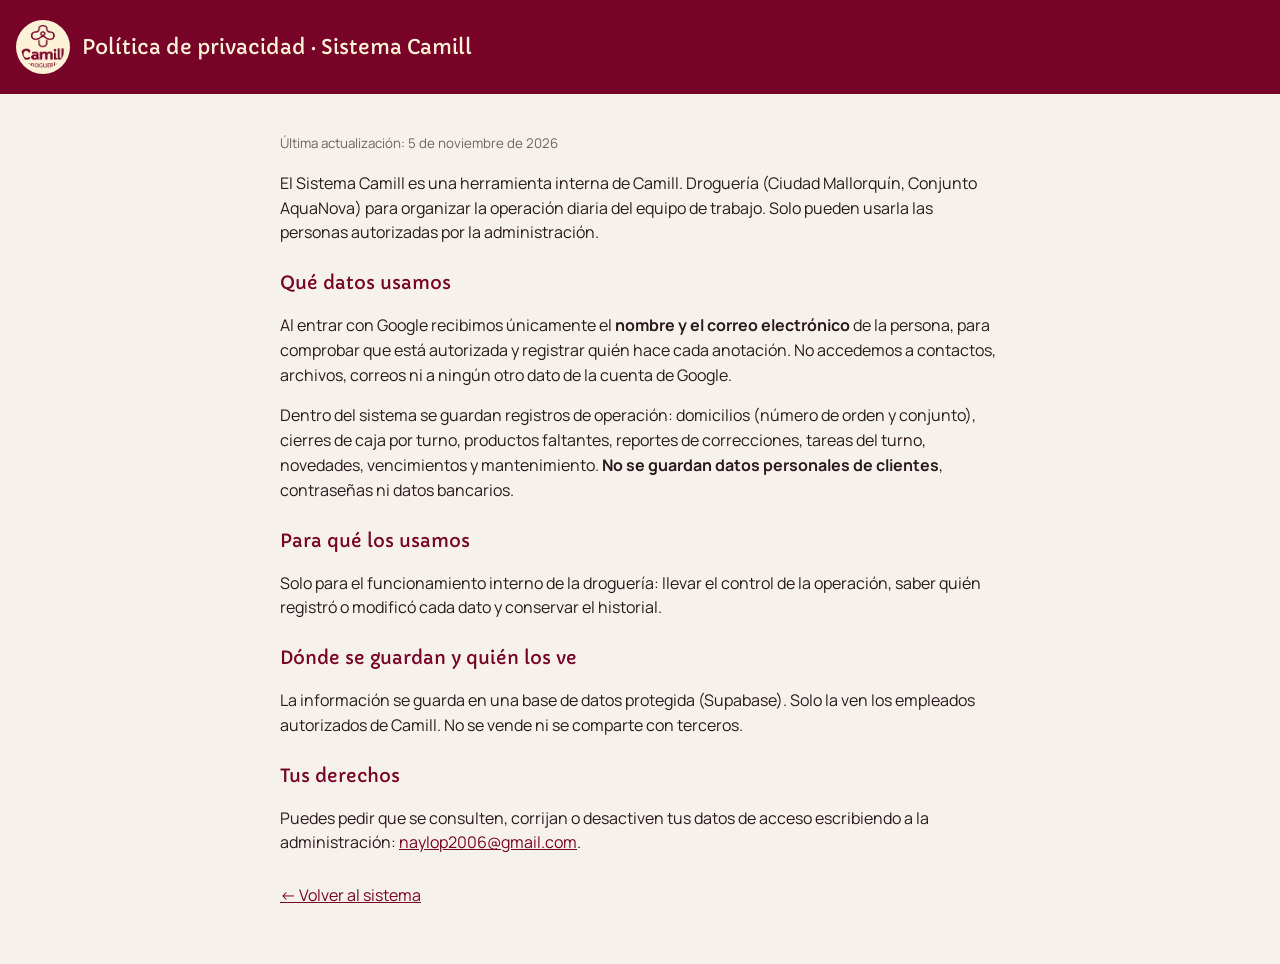
<file: privacidad.html>
<!doctype html>
<html lang="es-CO">
<head>
<meta charset="utf-8">
<meta name="viewport" content="width=device-width, initial-scale=1">
<title>Privacidad · Sistema Camill</title>
<link rel="icon" href="logo.png">
<link href="https://fonts.googleapis.com/css2?family=Capriola&family=Manrope:wght@400;500;600;700&display=swap" rel="stylesheet">
<style>
  :root{--vino:#770328;--marfil:#FDF1D7;--texto:#2A1A1F;--suave:#6E6266}
  body{margin:0;background:#F6F1EA;color:var(--texto);font-family:'Manrope',system-ui,sans-serif;font-size:16px;line-height:1.55}
  header{background:var(--vino);color:var(--marfil);padding:20px 16px;display:flex;gap:12px;align-items:center}
  header img{width:44px;height:44px;background:var(--marfil);border-radius:50%;padding:5px}
  h1,h2{font-family:'Capriola',sans-serif;font-weight:400}
  h1{font-size:20px;margin:0}
  main{max-width:720px;margin:0 auto;padding:20px 16px 40px}
  h2{color:var(--vino);font-size:18px;margin:24px 0 6px}
  small{color:var(--suave)}
  a{color:var(--vino)}
</style>
</head>
<body>
<header><img src="logo.png" alt="Camill Droguería"><h1>Política de privacidad · Sistema Camill</h1></header>
<main>
  <p><small>Última actualización: 5 de noviembre de 2026</small></p>
  <p>El Sistema Camill es una herramienta interna de Camill. Droguería (Ciudad Mallorquín, Conjunto AquaNova) para organizar la operación diaria del equipo de trabajo. Solo pueden usarla las personas autorizadas por la administración.</p>

  <h2>Qué datos usamos</h2>
  <p>Al entrar con Google recibimos únicamente el <b>nombre y el correo electrónico</b> de la persona, para comprobar que está autorizada y registrar quién hace cada anotación. No accedemos a contactos, archivos, correos ni a ningún otro dato de la cuenta de Google.</p>
  <p>Dentro del sistema se guardan registros de operación: domicilios (número de orden y conjunto), cierres de caja por turno, productos faltantes, reportes de correcciones, tareas del turno, novedades, vencimientos y mantenimiento. <b>No se guardan datos personales de clientes</b>, contraseñas ni datos bancarios.</p>

  <h2>Para qué los usamos</h2>
  <p>Solo para el funcionamiento interno de la droguería: llevar el control de la operación, saber quién registró o modificó cada dato y conservar el historial.</p>

  <h2>Dónde se guardan y quién los ve</h2>
  <p>La información se guarda en una base de datos protegida (Supabase). Solo la ven los empleados autorizados de Camill. No se vende ni se comparte con terceros.</p>

  <h2>Tus derechos</h2>
  <p>Puedes pedir que se consulten, corrijan o desactiven tus datos de acceso escribiendo a la administración: <a href="mailto:naylop2006@gmail.com">naylop2006@gmail.com</a>.</p>

  <p style="margin-top:28px"><a href="./">← Volver al sistema</a></p>
</main>
</body>
</html>
</file>
